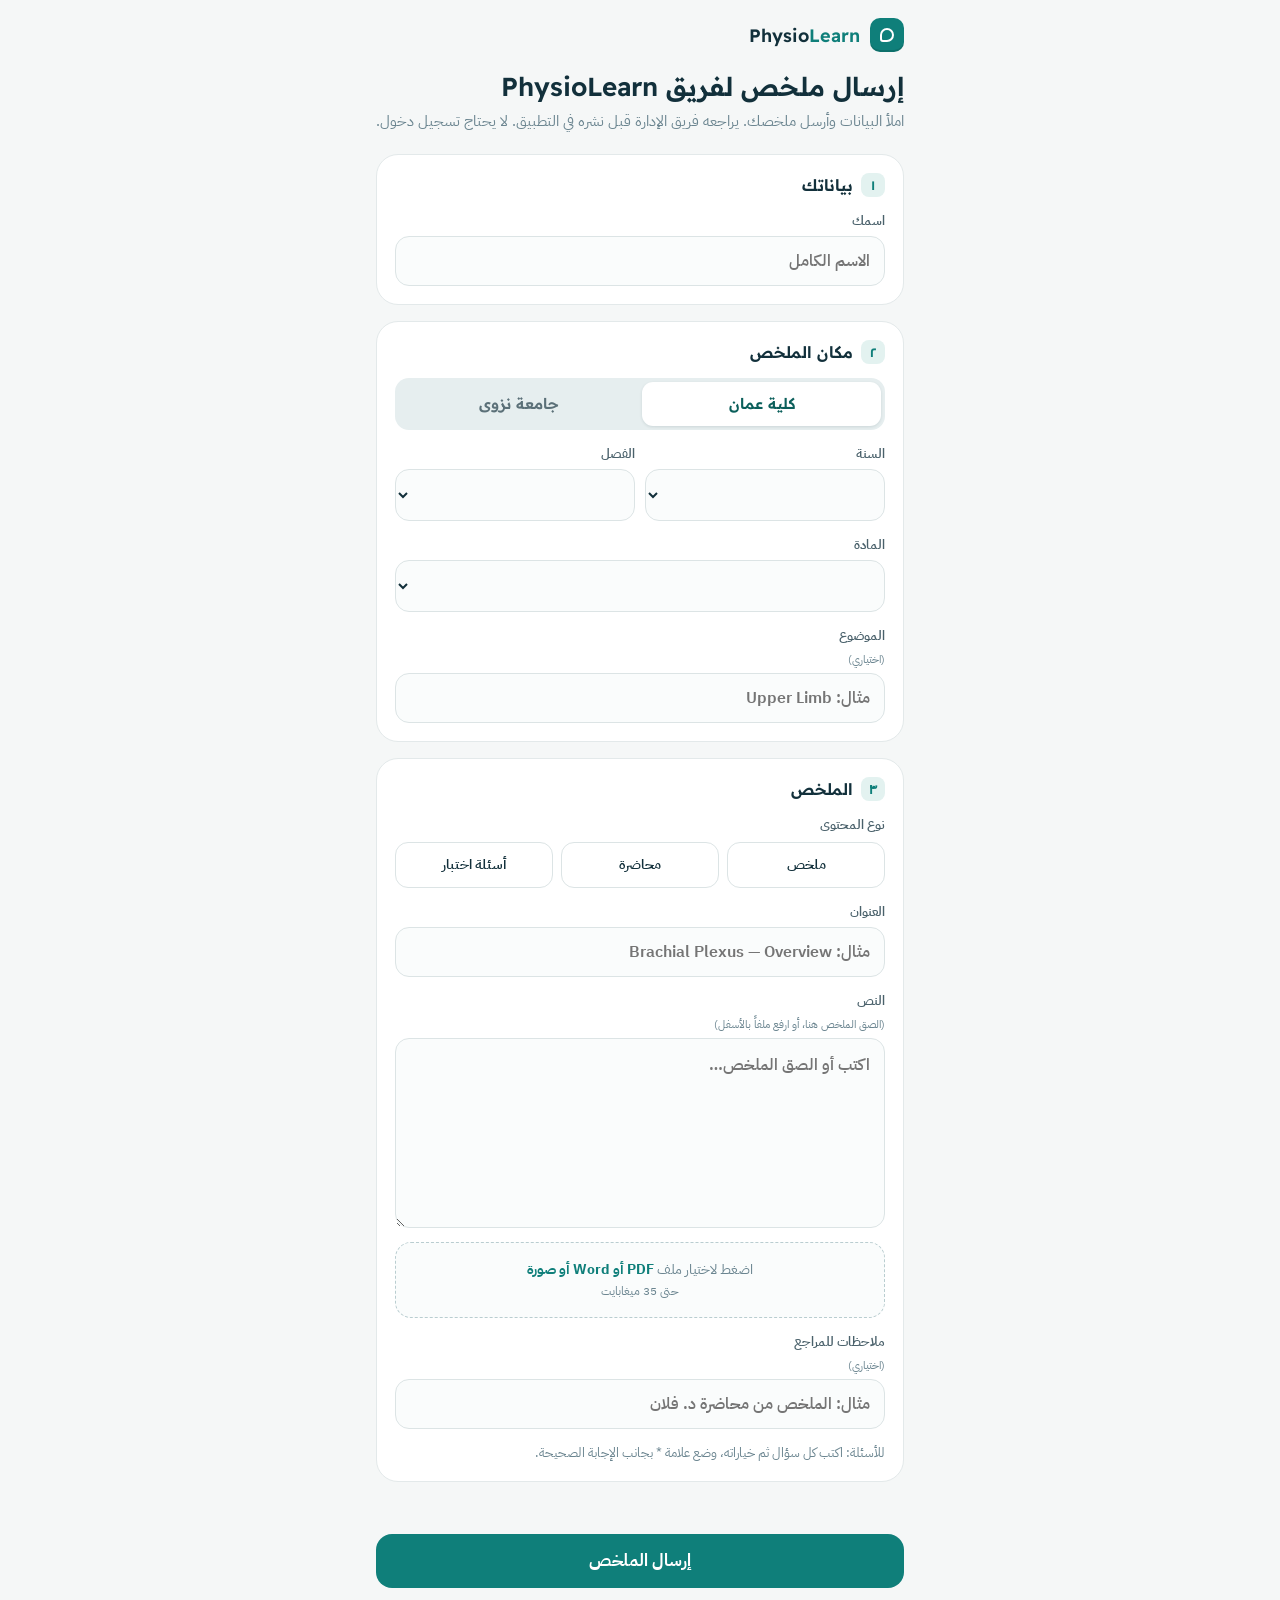
<file: submit.html>
<!doctype html>
<html lang="ar" dir="rtl">
<head>
<meta charset="utf-8">
<meta name="viewport" content="width=device-width, initial-scale=1, viewport-fit=cover">
<title>PhysioLearn · إرسال ملخص</title>
<meta name="theme-color" content="#F5F7F7">
<link rel="icon" href="icon-192.png">
<link rel="apple-touch-icon" href="apple-touch-icon.png">
<link rel="preconnect" href="https://fonts.googleapis.com">
<link rel="stylesheet" href="https://fonts.googleapis.com/css2?family=IBM+Plex+Sans+Arabic:wght@400;500;600;700&family=Readex+Pro:wght@500;600&display=swap">
<style>
:root{--bg:#F5F7F7;--ink:#12303B;--mute:#6B8590;--line:#DCE4E5;--teal:#0F7F7A;--tealS:#E3F2F0;--blue:#234F8F;--err:#B42318;--card:#FFFFFF}
*{box-sizing:border-box}
[hidden]{display:none!important}
html,body{margin:0;background:var(--bg);color:var(--ink);font-family:'IBM Plex Sans Arabic',system-ui,sans-serif}
.wrap{max-width:560px;margin:0 auto;padding:calc(18px + env(safe-area-inset-top,0px)) max(16px,env(safe-area-inset-right,0px)) 40px max(16px,env(safe-area-inset-left,0px))}
header{display:flex;align-items:center;gap:10px;direction:ltr;justify-content:flex-end;margin-bottom:18px}
.lg{width:34px;height:34px;border-radius:10px;background:var(--teal);display:flex;align-items:center;justify-content:center;box-shadow:inset 0 -2px 0 rgba(0,0,0,.12)}
.lg i{width:14px;height:14px;border:2.6px solid #fff;border-radius:50% 50% 50% 3px;display:block}
.wm{font:600 18px 'Readex Pro',sans-serif}.wm b{color:var(--teal);font-weight:600}
h1{font:600 26px 'Readex Pro',sans-serif;margin:0 0 6px}
.sub{color:var(--mute);font-size:14.5px;line-height:1.7;margin:0 0 20px}
form{display:flex;flex-direction:column;gap:16px}
.box{background:var(--card);border:1px solid #E3E9EA;border-radius:22px;padding:18px;display:flex;flex-direction:column;gap:14px}
.box h2{font:600 16px 'Readex Pro',sans-serif;margin:0;display:flex;align-items:center;gap:8px}
.box h2 span{width:24px;height:24px;border-radius:8px;background:var(--tealS);color:var(--teal);font-size:13px;display:inline-flex;align-items:center;justify-content:center}
label{display:flex;flex-direction:column;gap:6px;font-size:13px;font-weight:600;color:#4A616B}
label small{font-weight:400;color:var(--mute)}
input,select,textarea{font:inherit;font-size:16px;color:var(--ink);border:1px solid var(--line);background:#FAFCFC;border-radius:14px;padding:12px 14px;outline:none;width:100%}
textarea{min-height:190px;line-height:1.8;resize:vertical;unicode-bidi:plaintext}
input:focus,select:focus,textarea:focus{border-color:var(--teal);box-shadow:0 0 0 4px rgba(15,127,122,.12);background:#fff}
.row{display:grid;grid-template-columns:1fr 1fr;gap:10px}
@media (max-width:420px){.row{grid-template-columns:1fr}}
.seg{display:flex;gap:4px;padding:4px;border-radius:14px;background:#E6EEEF}
.seg button{flex:1;height:44px;border:none;border-radius:11px;background:transparent;font:600 15px 'Readex Pro',sans-serif;color:#5B7078;cursor:pointer}
.seg button.on{background:#fff;color:#0B5F5B;box-shadow:0 1px 3px rgba(18,48,59,.12)}
.kinds{display:grid;grid-template-columns:repeat(3,1fr);gap:8px}
.kinds button{height:46px;border-radius:13px;border:1px solid var(--line);background:#fff;font:600 14px 'IBM Plex Sans Arabic';color:var(--ink);cursor:pointer}
.kinds button.on{border-color:var(--teal);background:var(--tealS);color:#0B5F5B}
.file{border:1.5px dashed #B9CDD0;border-radius:16px;padding:16px;text-align:center;color:var(--mute);font-size:14px;cursor:pointer;background:#FAFCFC}
.file b{color:var(--teal)}
.hint{font-size:12.5px;color:var(--mute);line-height:1.6;margin:0}
.err{color:var(--err);font-size:14px;min-height:20px}
.go{height:54px;border:none;border-radius:16px;background:var(--teal);color:#fff;font:700 17px 'IBM Plex Sans Arabic';cursor:pointer}
.go:disabled{opacity:.6}
.done{display:none;flex-direction:column;align-items:center;gap:14px;text-align:center;padding:40px 10px}
.done .ok{width:76px;height:76px;border-radius:50%;background:var(--tealS);display:flex;align-items:center;justify-content:center}
.done h2{font:600 22px 'Readex Pro',sans-serif;margin:0}
.ghost{height:50px;border-radius:14px;border:1.5px solid var(--teal);background:#fff;color:var(--teal);font:700 15px 'IBM Plex Sans Arabic';cursor:pointer;padding:0 22px}
button:focus-visible,.file:focus-visible{outline:3px solid rgba(15,127,122,.35);outline-offset:2px}
</style>
</head>
<body>
<div class="wrap">
  <header><div class="wm">Physio<b>Learn</b></div><div class="lg"><i></i></div></header>
  <section id="formView">
    <h1>إرسال ملخص لفريق PhysioLearn</h1>
    <p class="sub">املأ البيانات وأرسل ملخصك. يراجعه فريق الإدارة قبل نشره في التطبيق. لا يحتاج تسجيل دخول.</p>
    <form id="f" novalidate>
      <div class="box">
        <h2><span>١</span>بياناتك</h2>
        <label>اسمك<input id="who" autocomplete="name" placeholder="الاسم الكامل"></label>
      </div>
      <div class="box">
        <h2><span>٢</span>مكان الملخص</h2>
        <div class="seg" id="inst"><button type="button" data-v="oc" class="on">كلية عمان</button><button type="button" data-v="uoz">جامعة نزوى</button></div>
        <div class="row">
          <label>السنة<select id="year"></select></label>
          <label>الفصل<select id="sem"></select></label>
        </div>
        <label>المادة<select id="subj"></select></label>
        <label id="subjNewL" hidden>اسم المادة<input id="subjNew" placeholder="مثال: Anatomy I"></label>
        <label>الموضوع <small>(اختياري)</small><input id="topic" placeholder="مثال: Upper Limb"></label>
      </div>
      <div class="box">
        <h2><span>٣</span>الملخص</h2>
        <label style="margin-bottom:-6px">نوع المحتوى</label>
        <div class="kinds" id="kind"><button type="button" data-v="summary">ملخص</button><button type="button" data-v="pdf">محاضرة</button><button type="button" data-v="quiz">أسئلة اختبار</button></div>
        <label>العنوان<input id="title" placeholder="مثال: Brachial Plexus — Overview"></label>
        <label>النص <small>(الصق الملخص هنا، أو ارفع ملفاً بالأسفل)</small><textarea id="body" placeholder="اكتب أو الصق الملخص…"></textarea></label>
        <div class="file" id="drop" tabindex="0">اضغط لاختيار ملف <b>PDF أو Word أو صورة</b><br><small>حتى 35 ميغابايت</small></div>
        <input type="file" id="fileIn" accept=".pdf,.doc,.docx,.ppt,.pptx,image/*" hidden>
        <label>ملاحظات للمراجع <small>(اختياري)</small><input id="notes" placeholder="مثال: الملخص من محاضرة د. فلان"></label>
        <p class="hint">للأسئلة: اكتب كل سؤال ثم خياراته، وضع علامة * بجانب الإجابة الصحيحة.</p>
      </div>
      <div id="prog" style="display:none;height:8px;border-radius:4px;background:#E3EAEB;overflow:hidden"><div style="height:100%;width:0;background:#0F7F7A;transition:width .2s"></div></div>
      <div class="err" id="err" role="alert"></div>
      <button class="go" id="go" type="submit">إرسال الملخص</button>
    </form>
  </section>
  <section class="done" id="doneView">
    <div class="ok"><svg width="38" height="38" viewBox="0 0 24 24" fill="none" stroke="#0F7F7A" stroke-width="2.4" stroke-linecap="round" stroke-linejoin="round"><path d="M5 12.5l4.5 4.5L19 7.5"/></svg></div>
    <h2>وصل ملخصك، شكراً لك</h2>
    <p class="sub" style="margin:0">سيراجعه فريق الإدارة ثم يُنشر في التطبيق.</p>
    <button class="ghost" id="again" type="button">إرسال ملخص آخر</button>
  </section>
</div>
<script src="supabase.js"></script>
<script src="config.js"></script>
<script>
(function () {
  var cfg = window.PL_CONFIG, sb = window.supabase.createClient(cfg.url, cfg.key, { auth: { persistSession: false } });
  var $ = function (id) { return document.getElementById(id); };
  var nodes = [], inst = 'oc', kind = null, file = null;
  try { var saved = JSON.parse(localStorage.getItem('pl.submit') || '{}'); $('who').value = saved.who || ''; if (saved.inst) inst = saved.inst; } catch (e) {}
  function opt(sel, list, empty) {
    sel.innerHTML = '<option value="">' + (empty || 'اختر…') + '</option>' + list.map(function (n) { return '<option value="' + n.id + '">' + n.name.replace(/</g, '&lt;') + '</option>'; }).join('');
  }
  var kids = function (pid, type) { return nodes.filter(function (n) { return (n.parentId || null) === (pid || null) && n.type === type && (type !== 'year' || (n.inst || 'oc') === inst); }).sort(function (a, b) { return (a.at || 0) - (b.at || 0); }); };
  function fillYears() { opt($('year'), kids(null, 'year')); fillSems(); }
  function fillSems() { var y = $('year').value; opt($('sem'), y ? kids(y, 'semester') : []); fillSubj(); }
  function fillSubj() {
    var s = $('sem').value, list = s ? kids(s, 'subject') : [];
    opt($('subj'), list); $('subj').insertAdjacentHTML('beforeend', '<option value="__new">مادة غير موجودة في القائمة…</option>');
    $('subjNewL').hidden = $('subj').value !== '__new';
  }
  function paintSeg() { [].forEach.call($('inst').children, function (b) { b.classList.toggle('on', b.dataset.v === inst); }); }
  $('inst').onclick = function (e) { var b = e.target.closest('button'); if (!b) return; inst = b.dataset.v; paintSeg(); fillYears(); };
  $('kind').onclick = function (e) { var b = e.target.closest('button'); if (!b) return; kind = b.dataset.v; [].forEach.call($('kind').children, function (x) { x.classList.toggle('on', x === b); }); };
  $('year').onchange = fillSems; $('sem').onchange = fillSubj; $('subj').onchange = function () { $('subjNewL').hidden = $('subj').value !== '__new'; };
  $('drop').onclick = function () { $('fileIn').click(); };
  $('drop').onkeydown = function (e) { if (e.key === 'Enter' || e.key === ' ') { e.preventDefault(); $('fileIn').click(); } };
  $('fileIn').onchange = function () {
    var f = this.files[0]; this.value = ''; if (!f) return;
    if (f.size > 35 * 1048576) { $('err').textContent = 'الملف أكبر من 35 ميغابايت، وهذا أقصى حجم يقبله Google Drive في رفعة واحدة. صغّر حجم الملف (مثلاً بضغط PDF) ثم أعد المحاولة.'; return; }
    file = f; $('err').textContent = '';
    $('drop').innerHTML = 'الملف: <b>' + f.name.replace(/</g, '&lt;') + '</b><br><small>' + (f.size / 1048576).toFixed(1) + ' م.ب · اضغط للتغيير</small>';
  };
  sb.from('items').select('id,data').eq('col', 'nodes').then(function (r) {
    nodes = (r.data || []).map(function (x) { return Object.assign({ id: x.id }, x.data); });
    paintSeg(); fillYears();
  });
  function bar(p) {
    var b = $('prog'); if (!b) return;
    b.style.display = p > 0 ? 'block' : 'none'; b.firstElementChild.style.width = Math.round(p * 100) + '%';
  }
  // NOTE: a plain "simple" request only. Listening to upload progress (xhr.upload) forces a CORS
  // preflight that Google Apps Script cannot answer, so the browser reports a network error.
  function send(body, attempt) {
    var p = .04, go = $('go'), t = setInterval(function () { p = Math.min(.92, p + (.95 - p) * .06); bar(p); go.textContent = (attempt > 1 ? 'محاولة ' + attempt + ' · ' : '') + 'جارٍ الرفع إلى Drive ' + Math.round(p * 100) + '%'; }, 400);
    var ctl = window.AbortController ? new AbortController() : null, to = setTimeout(function () { if (ctl) ctl.abort(); }, 180000);
    return fetch(cfg.driveUrl, { method: 'POST', body: body, redirect: 'follow', signal: ctl ? ctl.signal : undefined })
      .catch(function (e) { throw new Error(e && e.name === 'AbortError' ? 'timeout' : 'network'); })
      .then(function (r) { return r.text().then(function (txt) { try { return JSON.parse(txt); } catch (e) { throw new Error('bad response ' + r.status); } }); })
      .finally(function () { clearInterval(t); clearTimeout(to); bar(1); });
  }
  var name = function (sel) { var o = sel.options[sel.selectedIndex]; return o && o.value ? o.textContent : ''; };
  $('f').onsubmit = async function (e) {
    e.preventDefault(); var err = $('err'); err.textContent = '';
    var who = $('who').value.trim(), code = 'physio2026', title = $('title').value.trim(), body = $('body').value.trim();
    var subjNew = $('subj').value === '__new' ? $('subjNew').value.trim() : '';
    if (!who) return err.textContent = 'اكتب اسمك.';
    if (!$('year').value || !$('sem').value) return err.textContent = 'اختر السنة والفصل.';
    if (!$('subj').value || ($('subj').value === '__new' && !subjNew)) return err.textContent = 'اختر المادة أو اكتب اسمها.';
    if (!kind) return err.textContent = 'اختر نوع المحتوى: ملخص أو محاضرة أو أسئلة اختبار.';
    if (!title) return err.textContent = 'اكتب العنوان.';
    if (!body && !file) return err.textContent = 'الصق نص الملخص أو ارفع ملفاً.';
    var go = $('go'); go.disabled = true; go.textContent = 'جارٍ الإرسال…';
    try { localStorage.setItem('pl.submit', JSON.stringify({ who: who, inst: inst })); } catch (e2) {}
    var kinds = { summary: 'ملخص', pdf: 'محاضرة', quiz: 'أسئلة اختبار' };
    if (cfg.driveUrl) {
      try {
        var b64 = file ? await new Promise(function (ok, no) { var fr = new FileReader(); fr.onload = function () { ok(String(fr.result).split(',')[1] || ''); }; fr.onerror = no; fr.readAsDataURL(file); }) : null;
        var payload = { code: code, contributor: who, inst: inst, inst_name: inst === 'uoz' ? 'جامعة نزوى' : 'كلية عمان', year_name: name($('year')), sem_name: name($('sem')),
          subject_name: subjNew || name($('subj')), topic: $('topic').value.trim(), kind: kind, kind_name: kinds[kind], title: title, content: body, notes: $('notes').value.trim(),
          file_name: file ? file.name : null, mime: file ? (file.type || 'application/octet-stream') : null, fileB64: b64 };
        var body = JSON.stringify(payload), j = null, lastErr = null;
        for (var attempt = 1; attempt <= 3 && !j; attempt++) {
          try { j = await send(body, attempt); }
          catch (e4) { lastErr = e4; if (attempt < 3) { go.textContent = 'إعادة المحاولة (' + (attempt + 1) + ' من 3)…'; await new Promise(function (ok) { setTimeout(ok, attempt * 3000); }); } }
        }
        bar(0);
        if (!j) throw lastErr || new Error('no response');
        go.disabled = false; go.textContent = 'إرسال الملخص';
        if (!j.ok) return err.textContent = 'تعذّر الإرسال (' + (j.error || 'خطأ غير معروف') + ')';
      } catch (e3) { bar(0); go.disabled = false; go.textContent = 'إرسال الملخص'; return err.textContent = 'تعذّر الوصول إلى Google Drive بعد 3 محاولات. تأكد من الإنترنت وحاول بعد دقيقة' + (file && file.size > 25 * 1048576 ? '، أو صغّر حجم الملف' : '') + '. (' + (e3 && e3.message || e3) + ' · v31)'; }
      $('formView').style.display = 'none'; $('doneView').style.display = 'flex'; window.scrollTo(0, 0); return;
    }
    var path = null;
    if (file) {
      path = Date.now() + '-' + Math.random().toString(36).slice(2, 8) + '-' + file.name.replace(/[^A-Za-z0-9._-]+/g, '_').slice(-60);
      var up = await sb.storage.from('submissions').upload(path, file, { contentType: file.type || undefined });
      if (up.error) { go.disabled = false; go.textContent = 'إرسال الملخص'; return err.textContent = 'تعذّر رفع الملف، حاول مرة أخرى.'; }
    }
    var row = { contributor: who, code: code, inst: inst, year_id: $('year').value, year_name: name($('year')), sem_id: $('sem').value, sem_name: name($('sem')),
      subject_id: subjNew ? null : $('subj').value, subject_name: subjNew || name($('subj')), topic: $('topic').value.trim() || null,
      kind: kind, title: title, content: body || null, file_path: path, file_name: file ? file.name : null, file_size: file ? file.size : null, notes: $('notes').value.trim() || null };
    var ins = await sb.from('submissions').insert(row);
    go.disabled = false; go.textContent = 'إرسال الملخص';
    if (ins.error) return err.textContent = /row-level|policy|violates/i.test(ins.error.message) ? 'رمز الفريق غير صحيح.' : 'تعذّر الإرسال: ' + ins.error.message;
    $('formView').style.display = 'none'; $('doneView').style.display = 'flex'; window.scrollTo(0, 0);
  };
  $('again').onclick = function () {
    ['title', 'body', 'notes', 'topic'].forEach(function (id) { $(id).value = ''; }); file = null; kind = null; [].forEach.call($('kind').children, function (x) { x.classList.remove('on'); });
    $('drop').innerHTML = 'اضغط لاختيار ملف <b>PDF أو Word أو صورة</b><br><small>حتى 35 ميغابايت</small>';
    $('doneView').style.display = 'none'; $('formView').style.display = 'block'; $('title').focus();
  };
})();
</script>
</body>
</html>
</file>
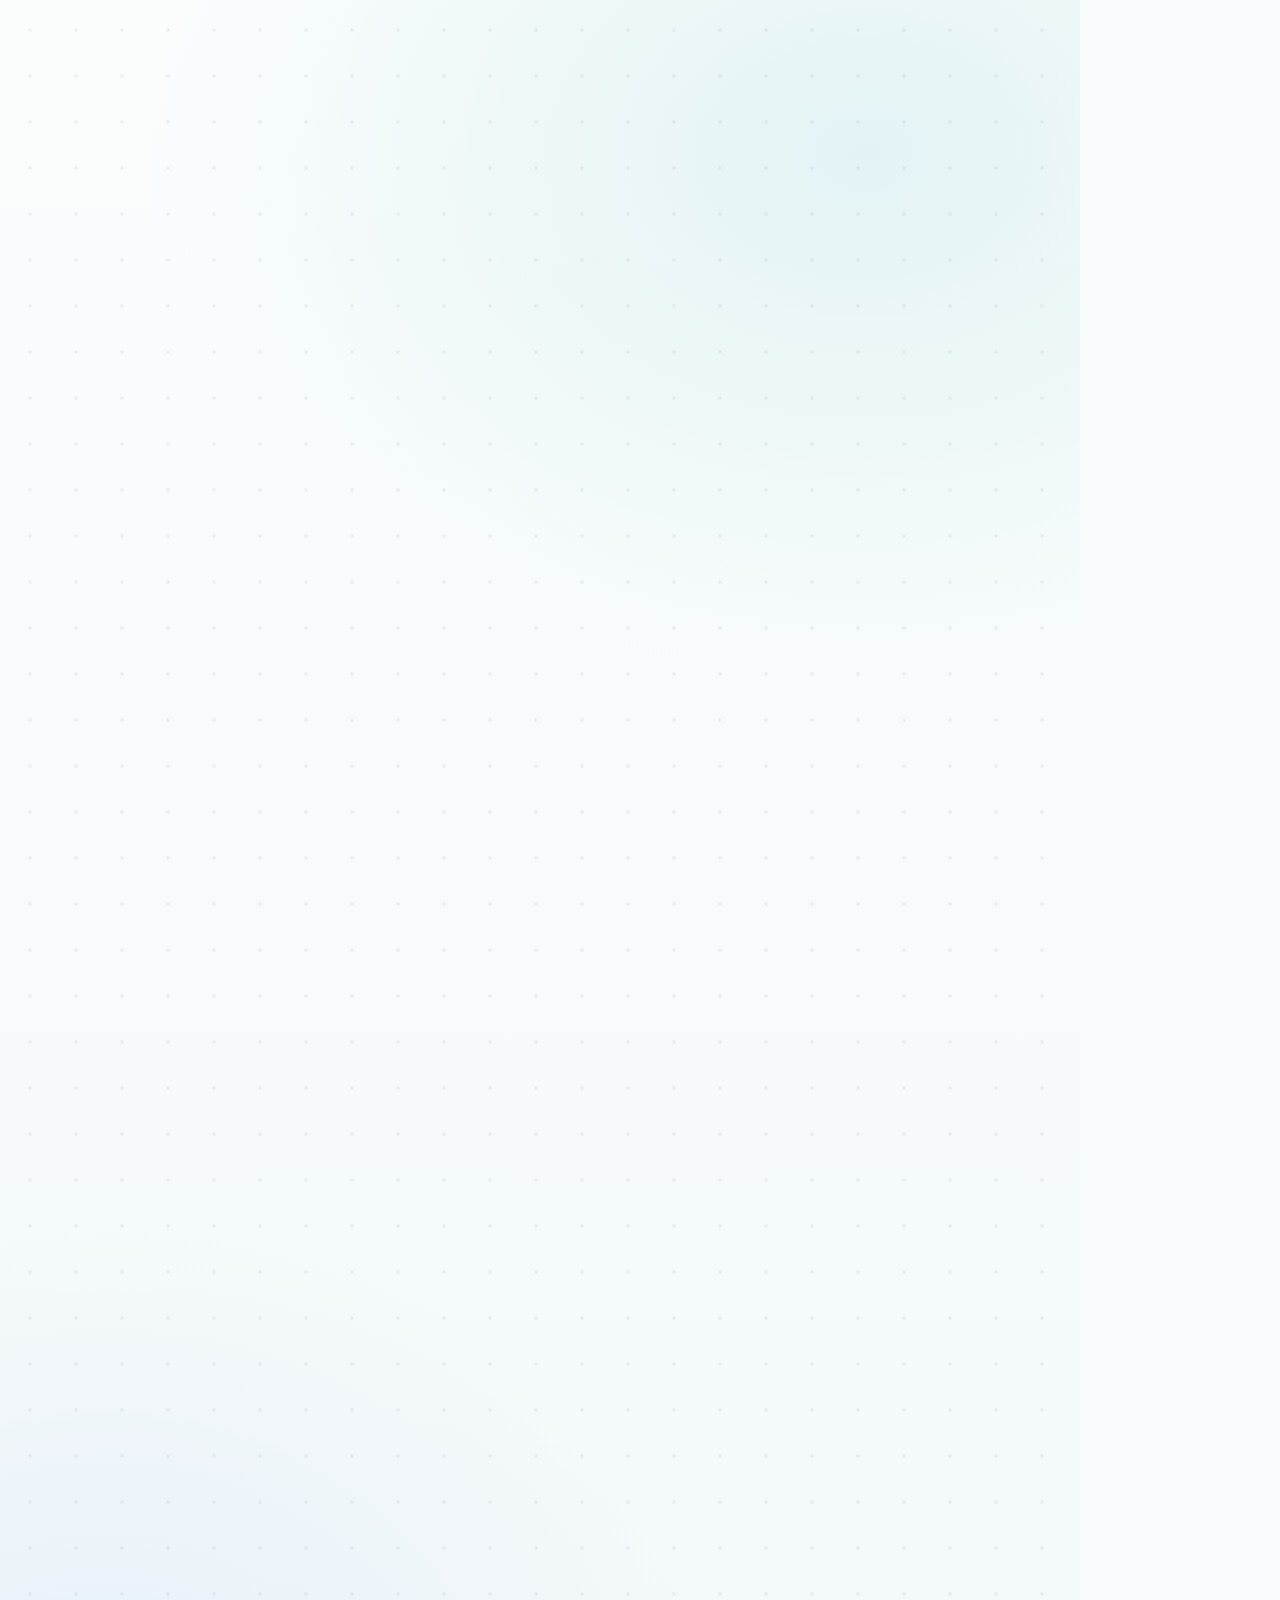
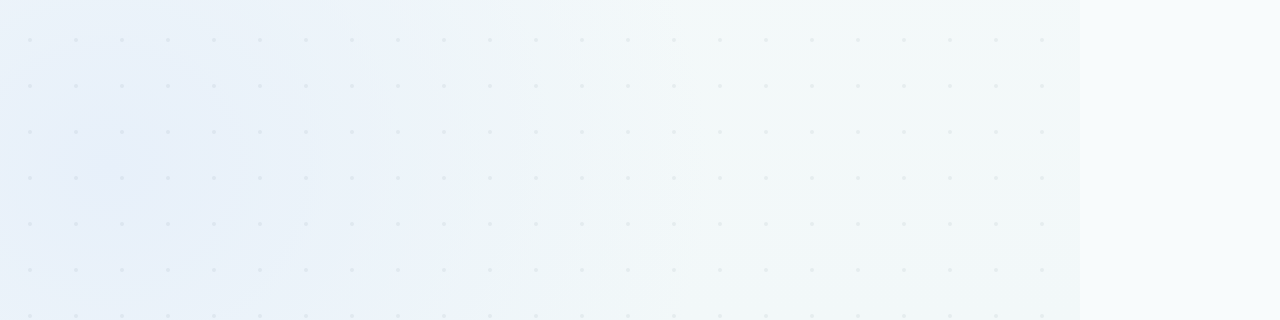
<file: promo-film/web/film.html>
<!doctype html>
<html lang="ar"><head><meta charset="utf-8">
<title>PhysioLearn Film</title>
<link rel="stylesheet" href="appfonts.css">
<style>
@font-face{font-family:Alex;font-weight:300;src:url(alexandria-arabic-300-normal.woff2)}
@font-face{font-family:Alex;font-weight:500;src:url(alexandria-arabic-500-normal.woff2)}
@font-face{font-family:Alex;font-weight:800;src:url(alexandria-arabic-800-normal.woff2)}
@font-face{font-family:Alex;font-weight:900;src:url(alexandria-arabic-900-normal.woff2)}
@font-face{font-family:AlexL;font-weight:300;src:url(alexandria-latin-300-normal.woff2)}
@font-face{font-family:AlexL;font-weight:500;src:url(alexandria-latin-500-normal.woff2)}
@font-face{font-family:AlexL;font-weight:800;src:url(alexandria-latin-800-normal.woff2)}
@font-face{font-family:AlexL;font-weight:900;src:url(alexandria-latin-900-normal.woff2)}
@font-face{font-family:Naskh;font-weight:700;src:url(noto-naskh-arabic-arabic-700-normal.woff2)}
@font-face{font-family:Inter;font-weight:400;src:url(inter-latin-400-normal.woff2)}
@font-face{font-family:Inter;font-weight:500;src:url(inter-latin-500-normal.woff2)}
@font-face{font-family:Inter;font-weight:600;src:url(inter-latin-600-normal.woff2)}
@font-face{font-family:Inter;font-weight:700;src:url(inter-latin-700-normal.woff2)}
:root{--navy:#12303B;--teal:#0F7F7A;--cyan:#19AFC0;--ice:#E6F4F6;--paper:#F8FBFC;--amber:#E1A23A;--coral:#E0634F;--grey:#6B8590}
*{box-sizing:border-box;margin:0;padding:0}
html,body{width:1080px;height:1920px;overflow:hidden;background:var(--paper)}
#stage{position:relative;width:1080px;height:1920px;overflow:hidden;perspective:2600px;font-family:Alex,AlexL,sans-serif;color:var(--navy)}
#bg{position:absolute;inset:0;background:radial-gradient(1200px 900px at 80% 8%,#E3F3F5 0%,rgba(227,243,245,0) 60%),radial-gradient(1000px 900px at 10% 92%,#E7F0FA 0%,rgba(231,240,250,0) 60%),linear-gradient(180deg,#FBFDFD,#F2F8F9)}
#dots{position:absolute;inset:0;opacity:.55}
.d{position:absolute;left:0;top:0;opacity:0;will-change:transform,opacity}
.c{transform-origin:center}
/* text */
.line{white-space:nowrap;direction:rtl;text-align:center}
.w{display:inline-block;vertical-align:bottom;padding:0 .04em .34em;margin-bottom:-.22em;clip-path:inset(-60% -40% 0 -40%)}
.w>i{display:inline-block;font-style:normal;will-change:transform}
.tag{font:500 30px Alex;color:var(--teal);background:#fff;border:2px solid #CFE6E8;border-radius:999px;padding:12px 30px;direction:rtl;box-shadow:0 8px 30px rgba(15,127,122,.08)}
.tag b{font-weight:800;color:var(--navy);margin-left:12px}
/* phones */
.phone{width:418px;height:872px;transform-style:preserve-3d}
.phone .body{position:absolute;inset:0;border-radius:66px;background:linear-gradient(145deg,#2A3C44,#0E1B21 55%,#24363E);box-shadow:0 60px 120px rgba(18,48,59,.28),0 20px 40px rgba(18,48,59,.18),inset 0 0 0 2px rgba(255,255,255,.18)}
.phone .screen{position:absolute;left:14px;top:14px;width:390px;height:844px;border-radius:53px;overflow:hidden;background:#F5F7F7}
.phone.and .body{border-radius:44px;background:linear-gradient(145deg,#3A4A52,#1A2429 60%,#33434B)}
.phone.and .screen{border-radius:34px}
.island{position:absolute;left:50%;top:25px;width:122px;height:36px;margin-left:-61px;background:#000;border-radius:20px;z-index:30}
.punch{position:absolute;left:50%;top:26px;width:20px;height:20px;margin-left:-10px;background:#000;border-radius:50%;z-index:30}
.glare{position:absolute;left:14px;top:14px;width:390px;height:844px;border-radius:53px;background:linear-gradient(115deg,rgba(255,255,255,.22) 0%,rgba(255,255,255,0) 32%,rgba(255,255,255,0) 70%,rgba(255,255,255,.08) 100%);pointer-events:none;z-index:40}
.L{position:absolute;inset:0;opacity:0;overflow:hidden;will-change:transform,opacity}
.L img.app{position:absolute;left:0;top:47px;width:390px}
.and .L img.app{top:32px}
.sb{position:absolute;left:0;top:0;width:390px;height:47px;z-index:25;font:600 16px Inter;color:#000;display:flex;align-items:center;justify-content:space-between;padding:6px 34px 0 46px}
.sb .ic{display:flex;gap:6px;align-items:center}
.and .sb{height:32px;padding:4px 22px 0 24px;font:500 13px Inter}
.ripple{position:absolute;width:20px;height:20px;margin:-10px 0 0 -10px;border-radius:50%;border:3px solid rgba(25,175,192,.9);background:rgba(25,175,192,.18);z-index:60;opacity:0}
.hl{position:absolute;border:3px solid var(--cyan);border-radius:14px;box-shadow:0 0 0 6px rgba(25,175,192,.18);z-index:55;opacity:0}
.finger{position:absolute;left:0;top:0;width:150px;height:190px;z-index:70;opacity:0;pointer-events:none;filter:drop-shadow(0 18px 18px rgba(18,48,59,.28))}
/* ios ui */
.ios{font-family:Inter,system-ui;color:#000}
.wall{position:absolute;inset:0;background:radial-gradient(500px 500px at 20% 10%,#BFE6EA,rgba(191,230,234,0) 60%),radial-gradient(500px 600px at 90% 90%,#C9D8F3,rgba(201,216,243,0) 60%),linear-gradient(160deg,#DCEFF2,#E9EEF8)}
.grid{position:absolute;left:24px;right:24px;top:78px;display:grid;grid-template-columns:repeat(4,1fr);row-gap:22px;justify-items:center}
.app{display:flex;flex-direction:column;align-items:center;gap:6px;width:72px}
.app .i{width:62px;height:62px;border-radius:15px;box-shadow:0 2px 6px rgba(0,0,0,.12);display:flex;align-items:center;justify-content:center}
.app span{font:500 11.5px Inter;color:#123;text-align:center;white-space:nowrap}
.and .app span{color:#fff;text-shadow:0 1px 3px rgba(0,0,0,.4)}
.dock{position:absolute;left:14px;right:14px;bottom:14px;height:92px;border-radius:34px;background:rgba(255,255,255,.45);backdrop-filter:blur(10px);display:flex;justify-content:space-around;align-items:center}
.pl-ic{width:62px;height:62px;border-radius:15px;background:#0F7F7A;display:flex;align-items:center;justify-content:center;box-shadow:inset 0 -3px 0 rgba(0,0,0,.12),0 2px 6px rgba(0,0,0,.15)}
.pl-ic i{display:block;width:25px;height:25px;border:4.5px solid #fff;border-radius:50% 50% 50% 6px}
.sbar{position:absolute;left:12px;right:12px;bottom:26px;height:58px;display:flex;gap:10px;align-items:center;z-index:20}
.glass{background:rgba(250,250,252,.82);backdrop-filter:blur(14px);box-shadow:0 6px 20px rgba(0,0,0,.14),inset 0 0 0 .5px rgba(0,0,0,.08)}
.sbar .b{width:52px;height:52px;border-radius:50%;display:flex;align-items:center;justify-content:center}
.sbar .addr{flex:1;height:52px;border-radius:26px;display:flex;align-items:center;justify-content:center;gap:6px;font:500 15px Inter;color:#111}
.menu{position:absolute;right:14px;bottom:96px;width:250px;border-radius:26px;padding:8px 0;z-index:30}
.menu .it{height:46px;display:flex;align-items:center;justify-content:space-between;padding:0 18px;font:400 16.5px Inter}
.menu .sep{height:6px;background:rgba(0,0,0,.05)}
.sheet{position:absolute;left:0;right:0;bottom:0;height:610px;border-radius:30px 30px 0 0;background:#F2F2F7;z-index:35;box-shadow:0 -10px 40px rgba(0,0,0,.15);overflow:hidden}
.sheet .hd{display:flex;align-items:center;gap:12px;padding:20px 20px 14px}
.sheet .row{display:flex;gap:16px;padding:6px 20px 14px;overflow:hidden}
.sheet .row .a{display:flex;flex-direction:column;align-items:center;gap:6px;font:400 11px Inter;color:#333;width:62px}
.sheet .row .a i{width:58px;height:58px;border-radius:14px;display:block}
.grp{margin:8px 16px;background:#fff;border-radius:14px;overflow:hidden}
.grp .it{height:50px;display:flex;align-items:center;justify-content:space-between;padding:0 16px;font:400 16.5px Inter;border-bottom:.5px solid #E2E2E7}
.grp .it:last-child{border-bottom:none}
.addhs{position:absolute;inset:0;background:#F2F2F7;z-index:36}
.addhs .nav{height:54px;margin-top:47px;display:flex;align-items:center;justify-content:space-between;padding:0 18px;font:400 17px Inter}
.addhs .nav b{font-weight:600}
.blue{color:#0A7AFF}
.tog{width:51px;height:31px;border-radius:16px;background:#34C759;position:relative}
.tog:after{content:"";position:absolute;right:2px;top:2px;width:27px;height:27px;border-radius:50%;background:#fff;box-shadow:0 2px 4px rgba(0,0,0,.2)}
/* android */
.abar{position:absolute;left:0;right:0;top:32px;height:64px;background:#fff;display:flex;align-items:center;gap:10px;padding:0 10px 0 14px;z-index:20;box-shadow:0 1px 0 rgba(0,0,0,.06);font-family:Roboto,Inter}
.abar .url{flex:1;height:44px;border-radius:22px;background:#EEF1F4;display:flex;align-items:center;gap:8px;padding:0 14px;font:400 15px Inter;color:#202124;overflow:hidden;white-space:nowrap}
.abar .tabs{width:22px;height:22px;border:2px solid #444;border-radius:5px;font:600 11px Inter;display:flex;align-items:center;justify-content:center;color:#333}
.amenu{position:absolute;right:8px;top:40px;width:256px;background:#fff;border-radius:14px;box-shadow:0 8px 30px rgba(0,0,0,.22);padding:6px 0;z-index:30;font-family:Inter}
.amenu .ico{display:flex;justify-content:space-around;height:50px;align-items:center;border-bottom:1px solid #eee}
.amenu .it{height:44px;display:flex;align-items:center;padding:0 18px;font:400 15.5px Inter;color:#202124}
.dlg{position:absolute;left:28px;right:28px;top:300px;background:#fff;border-radius:28px;padding:24px;z-index:40;box-shadow:0 20px 60px rgba(0,0,0,.3);font-family:Inter}
.scrim{position:absolute;inset:0;background:rgba(0,0,0,.35);z-index:38}
.andwall{position:absolute;inset:0;background:linear-gradient(170deg,#2E6F78 0%,#4C8FA0 40%,#9CC3D0 100%)}
.gbar{position:absolute;left:24px;right:24px;bottom:110px;height:56px;border-radius:28px;background:rgba(255,255,255,.9);display:flex;align-items:center;padding:0 20px;font:400 15px Inter;color:#666}
.navh{position:absolute;left:50%;bottom:10px;width:120px;margin-left:-60px;height:5px;border-radius:3px;background:rgba(0,0,0,.5);z-index:50}
/* line art */
svg.la{overflow:visible}
svg.la *{vector-effect:non-scaling-stroke}
.card{background:#fff;border-radius:26px;box-shadow:0 20px 50px rgba(18,48,59,.12),0 0 0 1px rgba(18,48,59,.05);direction:rtl}
.lbl{font:800 40px Alex;color:var(--navy);direction:rtl;white-space:nowrap}
.step{display:flex;align-items:center;gap:18px;direction:rtl;background:#fff;border-radius:22px;padding:16px 26px;box-shadow:0 14px 36px rgba(18,48,59,.10);font:500 34px Alex;color:var(--navy);white-space:nowrap}
.step b{width:56px;height:56px;border-radius:50%;background:var(--teal);color:#fff;display:flex;align-items:center;justify-content:center;font:800 30px Alex}
#sig{font:500 26px Inter;color:var(--navy);background:rgba(255,255,255,.85);border:1.5px solid #D5E7EA;border-radius:999px;padding:10px 22px;display:flex;align-items:center;gap:10px}
#sig i{width:12px;height:12px;border-radius:50%;background:var(--teal);display:block}
</style></head>
<body><div id="stage">
<div id="bg"></div><canvas id="dots" width="1080" height="1920"></canvas>
<div id="root"></div>
</div>
<script src="film.js"></script>
</body></html>
</file>
<file: promo-film/web/appfonts.css>
@font-face{font-family:'IBM Plex Sans Arabic';font-weight:400;src:url(IBMPlexSansArabic-arabic-400.woff2) format('woff2');unicode-range:U+0600-06FF, U+0750-077F, U+0870-0891, U+0897-08E1, U+08E3-08FF, U+200C-200E, U+2010-2011, U+204F, U+2E41, U+FB50-FDFF, U+FE70-FE74, U+FE76-FEFC, U+102E0-102FB, U+10E60-10E7E, U+10EC2-10EC7, U+10EC9-10EEE, U+10EF0-10EFF, U+1EE00-1EE03, U+1EE05-1EE1F, U+1EE21-1EE22, U+1EE24, U+1EE27, U+1EE29-1EE32, U+1EE34-1EE37, U+1EE39, U+1EE3B, U+1EE42, U+1EE47, U+1EE49, U+1EE4B, U+1EE4D-1EE4F, U+1EE51-1EE52, U+1EE54, U+1EE57, U+1EE59, U+1EE5B, U+1EE5D, U+1EE5F, U+1EE61-1EE62, U+1EE64, U+1EE67-1EE6A, U+1EE6C-1EE72, U+1EE74-1EE77, U+1EE79-1EE7C, U+1EE7E, U+1EE80-1EE89, U+1EE8B-1EE9B, U+1EEA1-1EEA3, U+1EEA5-1EEA9, U+1EEAB-1EEBB, U+1EEF0-1EEF1}
@font-face{font-family:'IBM Plex Sans Arabic';font-weight:400;src:url(IBMPlexSansArabic-latin-400.woff2) format('woff2');unicode-range:U+0000-00FF, U+0131, U+0152-0153, U+02BB-02BC, U+02C6, U+02DA, U+02DC, U+0304, U+0308, U+0329, U+2000-206F, U+20AC, U+2122, U+2191, U+2193, U+2212, U+2215, U+FEFF, U+FFFD}
@font-face{font-family:'IBM Plex Sans Arabic';font-weight:500;src:url(IBMPlexSansArabic-arabic-500.woff2) format('woff2');unicode-range:U+0600-06FF, U+0750-077F, U+0870-0891, U+0897-08E1, U+08E3-08FF, U+200C-200E, U+2010-2011, U+204F, U+2E41, U+FB50-FDFF, U+FE70-FE74, U+FE76-FEFC, U+102E0-102FB, U+10E60-10E7E, U+10EC2-10EC7, U+10EC9-10EEE, U+10EF0-10EFF, U+1EE00-1EE03, U+1EE05-1EE1F, U+1EE21-1EE22, U+1EE24, U+1EE27, U+1EE29-1EE32, U+1EE34-1EE37, U+1EE39, U+1EE3B, U+1EE42, U+1EE47, U+1EE49, U+1EE4B, U+1EE4D-1EE4F, U+1EE51-1EE52, U+1EE54, U+1EE57, U+1EE59, U+1EE5B, U+1EE5D, U+1EE5F, U+1EE61-1EE62, U+1EE64, U+1EE67-1EE6A, U+1EE6C-1EE72, U+1EE74-1EE77, U+1EE79-1EE7C, U+1EE7E, U+1EE80-1EE89, U+1EE8B-1EE9B, U+1EEA1-1EEA3, U+1EEA5-1EEA9, U+1EEAB-1EEBB, U+1EEF0-1EEF1}
@font-face{font-family:'IBM Plex Sans Arabic';font-weight:500;src:url(IBMPlexSansArabic-latin-500.woff2) format('woff2');unicode-range:U+0000-00FF, U+0131, U+0152-0153, U+02BB-02BC, U+02C6, U+02DA, U+02DC, U+0304, U+0308, U+0329, U+2000-206F, U+20AC, U+2122, U+2191, U+2193, U+2212, U+2215, U+FEFF, U+FFFD}
@font-face{font-family:'IBM Plex Sans Arabic';font-weight:600;src:url(IBMPlexSansArabic-arabic-600.woff2) format('woff2');unicode-range:U+0600-06FF, U+0750-077F, U+0870-0891, U+0897-08E1, U+08E3-08FF, U+200C-200E, U+2010-2011, U+204F, U+2E41, U+FB50-FDFF, U+FE70-FE74, U+FE76-FEFC, U+102E0-102FB, U+10E60-10E7E, U+10EC2-10EC7, U+10EC9-10EEE, U+10EF0-10EFF, U+1EE00-1EE03, U+1EE05-1EE1F, U+1EE21-1EE22, U+1EE24, U+1EE27, U+1EE29-1EE32, U+1EE34-1EE37, U+1EE39, U+1EE3B, U+1EE42, U+1EE47, U+1EE49, U+1EE4B, U+1EE4D-1EE4F, U+1EE51-1EE52, U+1EE54, U+1EE57, U+1EE59, U+1EE5B, U+1EE5D, U+1EE5F, U+1EE61-1EE62, U+1EE64, U+1EE67-1EE6A, U+1EE6C-1EE72, U+1EE74-1EE77, U+1EE79-1EE7C, U+1EE7E, U+1EE80-1EE89, U+1EE8B-1EE9B, U+1EEA1-1EEA3, U+1EEA5-1EEA9, U+1EEAB-1EEBB, U+1EEF0-1EEF1}
@font-face{font-family:'IBM Plex Sans Arabic';font-weight:600;src:url(IBMPlexSansArabic-latin-600.woff2) format('woff2');unicode-range:U+0000-00FF, U+0131, U+0152-0153, U+02BB-02BC, U+02C6, U+02DA, U+02DC, U+0304, U+0308, U+0329, U+2000-206F, U+20AC, U+2122, U+2191, U+2193, U+2212, U+2215, U+FEFF, U+FFFD}
@font-face{font-family:'IBM Plex Sans Arabic';font-weight:700;src:url(IBMPlexSansArabic-arabic-700.woff2) format('woff2');unicode-range:U+0600-06FF, U+0750-077F, U+0870-0891, U+0897-08E1, U+08E3-08FF, U+200C-200E, U+2010-2011, U+204F, U+2E41, U+FB50-FDFF, U+FE70-FE74, U+FE76-FEFC, U+102E0-102FB, U+10E60-10E7E, U+10EC2-10EC7, U+10EC9-10EEE, U+10EF0-10EFF, U+1EE00-1EE03, U+1EE05-1EE1F, U+1EE21-1EE22, U+1EE24, U+1EE27, U+1EE29-1EE32, U+1EE34-1EE37, U+1EE39, U+1EE3B, U+1EE42, U+1EE47, U+1EE49, U+1EE4B, U+1EE4D-1EE4F, U+1EE51-1EE52, U+1EE54, U+1EE57, U+1EE59, U+1EE5B, U+1EE5D, U+1EE5F, U+1EE61-1EE62, U+1EE64, U+1EE67-1EE6A, U+1EE6C-1EE72, U+1EE74-1EE77, U+1EE79-1EE7C, U+1EE7E, U+1EE80-1EE89, U+1EE8B-1EE9B, U+1EEA1-1EEA3, U+1EEA5-1EEA9, U+1EEAB-1EEBB, U+1EEF0-1EEF1}
@font-face{font-family:'IBM Plex Sans Arabic';font-weight:700;src:url(IBMPlexSansArabic-latin-700.woff2) format('woff2');unicode-range:U+0000-00FF, U+0131, U+0152-0153, U+02BB-02BC, U+02C6, U+02DA, U+02DC, U+0304, U+0308, U+0329, U+2000-206F, U+20AC, U+2122, U+2191, U+2193, U+2212, U+2215, U+FEFF, U+FFFD}
@font-face{font-family:'Readex Pro';font-weight:400;src:url(ReadexPro-arabic-400.woff2) format('woff2');unicode-range:U+0600-06FF, U+0750-077F, U+0870-0891, U+0897-08E1, U+08E3-08FF, U+200C-200E, U+2010-2011, U+204F, U+2E41, U+FB50-FDFF, U+FE70-FE74, U+FE76-FEFC, U+102E0-102FB, U+10E60-10E7E, U+10EC2-10EC7, U+10EC9-10EEE, U+10EF0-10EFF, U+1EE00-1EE03, U+1EE05-1EE1F, U+1EE21-1EE22, U+1EE24, U+1EE27, U+1EE29-1EE32, U+1EE34-1EE37, U+1EE39, U+1EE3B, U+1EE42, U+1EE47, U+1EE49, U+1EE4B, U+1EE4D-1EE4F, U+1EE51-1EE52, U+1EE54, U+1EE57, U+1EE59, U+1EE5B, U+1EE5D, U+1EE5F, U+1EE61-1EE62, U+1EE64, U+1EE67-1EE6A, U+1EE6C-1EE72, U+1EE74-1EE77, U+1EE79-1EE7C, U+1EE7E, U+1EE80-1EE89, U+1EE8B-1EE9B, U+1EEA1-1EEA3, U+1EEA5-1EEA9, U+1EEAB-1EEBB, U+1EEF0-1EEF1}
@font-face{font-family:'Readex Pro';font-weight:400;src:url(ReadexPro-latin-400.woff2) format('woff2');unicode-range:U+0000-00FF, U+0131, U+0152-0153, U+02BB-02BC, U+02C6, U+02DA, U+02DC, U+0304, U+0308, U+0329, U+2000-206F, U+20AC, U+2122, U+2191, U+2193, U+2212, U+2215, U+FEFF, U+FFFD}
@font-face{font-family:'Readex Pro';font-weight:500;src:url(ReadexPro-arabic-500.woff2) format('woff2');unicode-range:U+0600-06FF, U+0750-077F, U+0870-0891, U+0897-08E1, U+08E3-08FF, U+200C-200E, U+2010-2011, U+204F, U+2E41, U+FB50-FDFF, U+FE70-FE74, U+FE76-FEFC, U+102E0-102FB, U+10E60-10E7E, U+10EC2-10EC7, U+10EC9-10EEE, U+10EF0-10EFF, U+1EE00-1EE03, U+1EE05-1EE1F, U+1EE21-1EE22, U+1EE24, U+1EE27, U+1EE29-1EE32, U+1EE34-1EE37, U+1EE39, U+1EE3B, U+1EE42, U+1EE47, U+1EE49, U+1EE4B, U+1EE4D-1EE4F, U+1EE51-1EE52, U+1EE54, U+1EE57, U+1EE59, U+1EE5B, U+1EE5D, U+1EE5F, U+1EE61-1EE62, U+1EE64, U+1EE67-1EE6A, U+1EE6C-1EE72, U+1EE74-1EE77, U+1EE79-1EE7C, U+1EE7E, U+1EE80-1EE89, U+1EE8B-1EE9B, U+1EEA1-1EEA3, U+1EEA5-1EEA9, U+1EEAB-1EEBB, U+1EEF0-1EEF1}
@font-face{font-family:'Readex Pro';font-weight:500;src:url(ReadexPro-latin-500.woff2) format('woff2');unicode-range:U+0000-00FF, U+0131, U+0152-0153, U+02BB-02BC, U+02C6, U+02DA, U+02DC, U+0304, U+0308, U+0329, U+2000-206F, U+20AC, U+2122, U+2191, U+2193, U+2212, U+2215, U+FEFF, U+FFFD}
@font-face{font-family:'Readex Pro';font-weight:600;src:url(ReadexPro-arabic-600.woff2) format('woff2');unicode-range:U+0600-06FF, U+0750-077F, U+0870-0891, U+0897-08E1, U+08E3-08FF, U+200C-200E, U+2010-2011, U+204F, U+2E41, U+FB50-FDFF, U+FE70-FE74, U+FE76-FEFC, U+102E0-102FB, U+10E60-10E7E, U+10EC2-10EC7, U+10EC9-10EEE, U+10EF0-10EFF, U+1EE00-1EE03, U+1EE05-1EE1F, U+1EE21-1EE22, U+1EE24, U+1EE27, U+1EE29-1EE32, U+1EE34-1EE37, U+1EE39, U+1EE3B, U+1EE42, U+1EE47, U+1EE49, U+1EE4B, U+1EE4D-1EE4F, U+1EE51-1EE52, U+1EE54, U+1EE57, U+1EE59, U+1EE5B, U+1EE5D, U+1EE5F, U+1EE61-1EE62, U+1EE64, U+1EE67-1EE6A, U+1EE6C-1EE72, U+1EE74-1EE77, U+1EE79-1EE7C, U+1EE7E, U+1EE80-1EE89, U+1EE8B-1EE9B, U+1EEA1-1EEA3, U+1EEA5-1EEA9, U+1EEAB-1EEBB, U+1EEF0-1EEF1}
@font-face{font-family:'Readex Pro';font-weight:600;src:url(ReadexPro-latin-600.woff2) format('woff2');unicode-range:U+0000-00FF, U+0131, U+0152-0153, U+02BB-02BC, U+02C6, U+02DA, U+02DC, U+0304, U+0308, U+0329, U+2000-206F, U+20AC, U+2122, U+2191, U+2193, U+2212, U+2215, U+FEFF, U+FFFD}
@font-face{font-family:'Readex Pro';font-weight:700;src:url(ReadexPro-arabic-700.woff2) format('woff2');unicode-range:U+0600-06FF, U+0750-077F, U+0870-0891, U+0897-08E1, U+08E3-08FF, U+200C-200E, U+2010-2011, U+204F, U+2E41, U+FB50-FDFF, U+FE70-FE74, U+FE76-FEFC, U+102E0-102FB, U+10E60-10E7E, U+10EC2-10EC7, U+10EC9-10EEE, U+10EF0-10EFF, U+1EE00-1EE03, U+1EE05-1EE1F, U+1EE21-1EE22, U+1EE24, U+1EE27, U+1EE29-1EE32, U+1EE34-1EE37, U+1EE39, U+1EE3B, U+1EE42, U+1EE47, U+1EE49, U+1EE4B, U+1EE4D-1EE4F, U+1EE51-1EE52, U+1EE54, U+1EE57, U+1EE59, U+1EE5B, U+1EE5D, U+1EE5F, U+1EE61-1EE62, U+1EE64, U+1EE67-1EE6A, U+1EE6C-1EE72, U+1EE74-1EE77, U+1EE79-1EE7C, U+1EE7E, U+1EE80-1EE89, U+1EE8B-1EE9B, U+1EEA1-1EEA3, U+1EEA5-1EEA9, U+1EEAB-1EEBB, U+1EEF0-1EEF1}
@font-face{font-family:'Readex Pro';font-weight:700;src:url(ReadexPro-latin-700.woff2) format('woff2');unicode-range:U+0000-00FF, U+0131, U+0152-0153, U+02BB-02BC, U+02C6, U+02DA, U+02DC, U+0304, U+0308, U+0329, U+2000-206F, U+20AC, U+2122, U+2191, U+2193, U+2212, U+2215, U+FEFF, U+FFFD}
</file>
